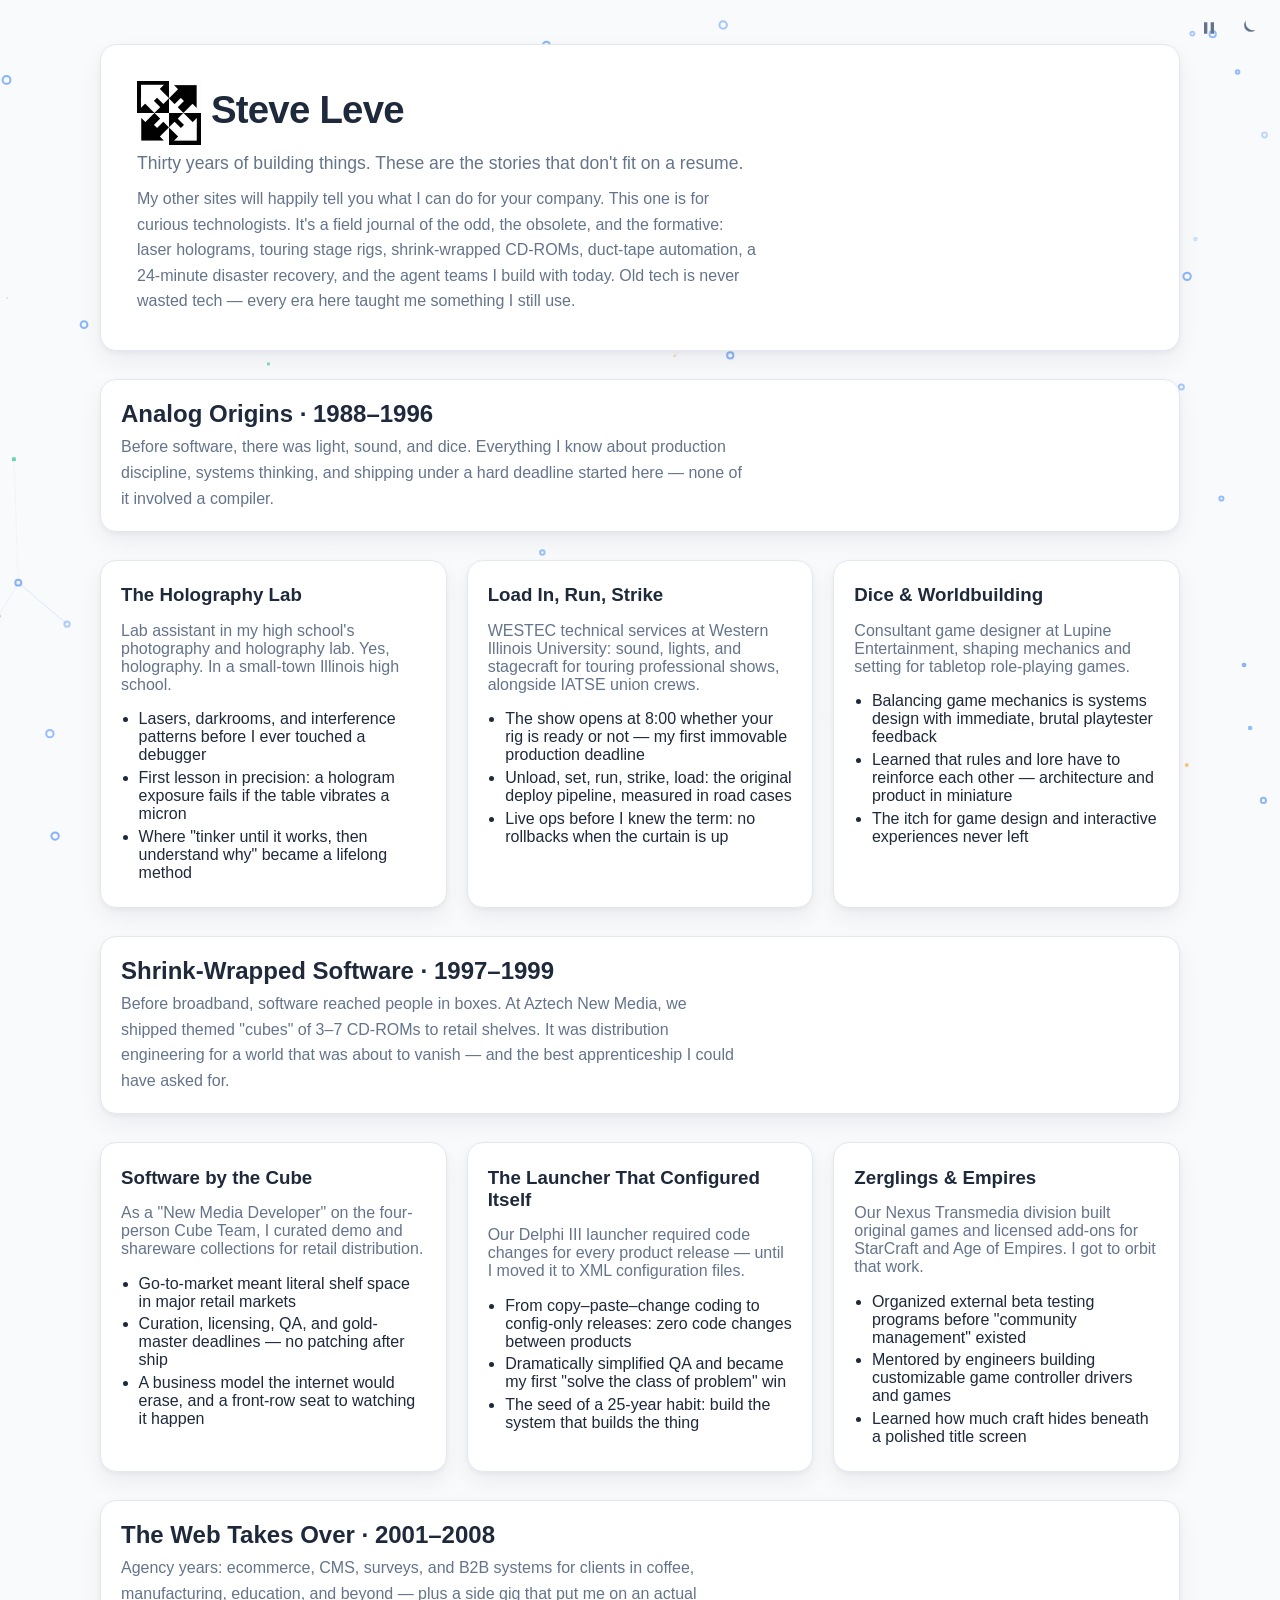
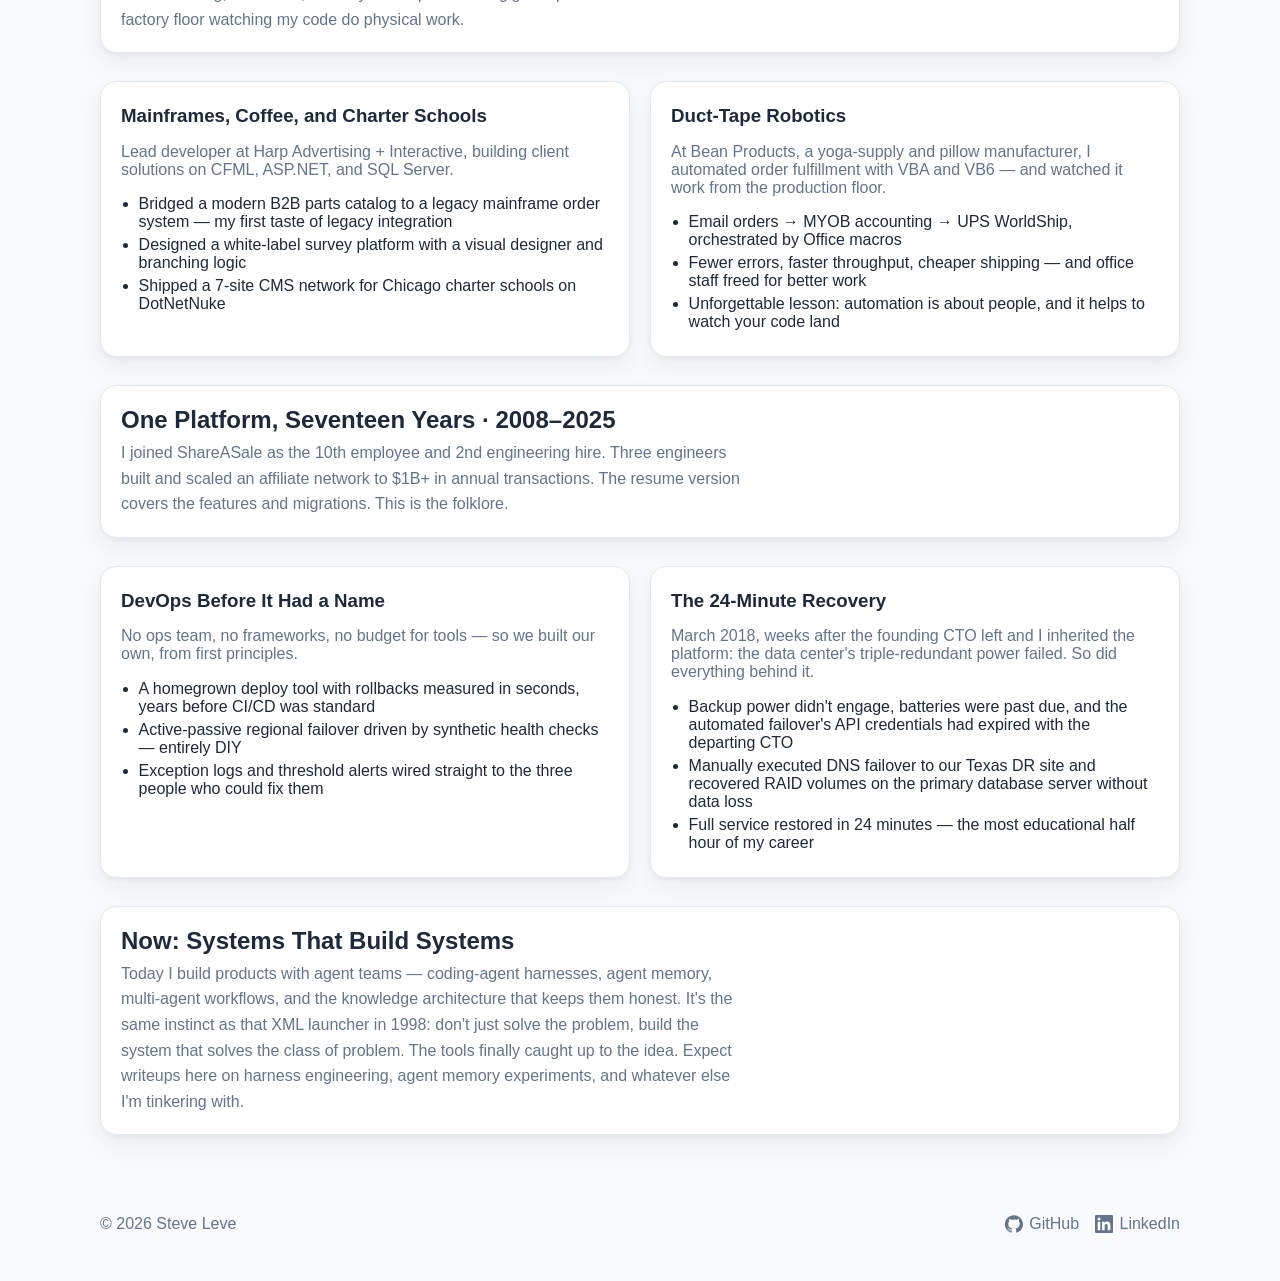
<file: index.html>
<!doctype html>
<html lang="en">
<head>
<meta charset="utf-8" />
<meta name="viewport" content="width=device-width, initial-scale=1" />
<title>Steve Leve</title>
<meta name="description"
    content="Steve Leve — a field journal for curious technologists. Three decades of building things, from a high school holography lab to agent teams that build software." />
<script>
  (function () {
    try {
      var stored = localStorage.getItem('preferred-color-theme');
      var theme = (stored === 'light' || stored === 'dark')
        ? stored
        : (window.matchMedia('(prefers-color-scheme: dark)').matches ? 'dark' : 'light');
      document.documentElement.setAttribute('data-theme', theme);
    } catch (e) {
      document.documentElement.setAttribute(
        'data-theme',
        window.matchMedia('(prefers-color-scheme: dark)').matches ? 'dark' : 'light'
      );
    }
  })();
</script>
<link rel="stylesheet" href="styles.css" />
<link rel="stylesheet" href="hero-canvas.css" />
</head>
<body>
<div class="nav__controls">
    <button class="icon-btn animation-toggle" type="button" aria-label="Pause animation" title="Pause animation"
        data-animation-toggle>
        <svg class="icon icon--pause" data-animation-icon="pause" viewBox="0 0 24 24" aria-hidden="true" width="20" height="20">
            <path fill="currentColor" d="M6 5h4v14H6V5zm8 0h4v14h-4V5z"/>
        </svg>
        <svg class="icon icon--play" data-animation-icon="play" viewBox="0 0 24 24" aria-hidden="true" width="20" height="20" hidden>
            <path fill="currentColor" d="M8 5v14l11-7L8 5z"/>
        </svg>
    </button>
    <button class="icon-btn theme-toggle" type="button" aria-label="Toggle color theme" data-theme-toggle>
        <svg class="icon icon--sun" data-theme-icon="sun" viewBox="0 0 24 24" aria-hidden="true" width="20" height="20">
            <path fill="currentColor" d="M12 18a6 6 0 1 0 0-12 6 6 0 0 0 0 12zm0 4a1 1 0 0 1-1-1v-1a1 1 0 1 1 2 0v1a1 1 0 0 1-1 1zm0-18a1 1 0 0 1-1-1V2a1 1 0 1 1 2 0v1a1 1 0 0 1-1 1zm10 8a1 1 0 0 1-1 1h-1a1 1 0 1 1 0-2h1a1 1 0 0 1 1 1zM4 12a1 1 0 0 1-1 1H2a1 1 0 1 1 0-2h1a1 1 0 0 1 1 1zm14.95 6.95a1 1 0 0 1-1.41 0l-.71-.7a1 1 0 0 1 1.41-1.42l.71.71a1 1 0 0 1 0 1.41zM7.17 7.17a1 1 0 0 1-1.41 0l-.71-.71A1 1 0 0 1 6.46 5l.71.71a1 1 0 0 1 0 1.46zm9.66-2.12.71-.71A1 1 0 1 1 18.95 5.7l-.71.71a1 1 0 0 1-1.41-1.36zM5.76 18.95l.71-.71a1 1 0 0 1 1.41 1.41l-.71.71a1 1 0 1 1-1.41-1.41z"/>
        </svg>
        <svg class="icon icon--moon" data-theme-icon="moon" viewBox="0 0 24 24" aria-hidden="true" width="20" height="20">
            <path fill="currentColor" d="M21 14.3A9 9 0 0 1 9.7 3a7.5 7.5 0 1 0 11.3 11.3z"/>
        </svg>
    </button>
</div>

<main class="container">
    <header class="hero surface">
        <h1 class="hero-title">
            <img src="res/house-icon-64px.png" alt="House icon" class="hero-icon" style="vertical-align: middle;" />
            Steve Leve
        </h1>
        <p class="hero-subtitle">Thirty years of building things. These are the stories that don't fit on a resume.</p>
        <p class="hero-content">
            My other sites will happily tell you what I can do for your company. This one is for
            curious technologists. It's a field journal of the odd, the obsolete, and the formative:
            laser holograms, touring stage rigs, shrink-wrapped CD-ROMs, duct-tape automation, a
            24-minute disaster recovery, and the agent teams I build with today. Old tech is never
            wasted tech &mdash; every era here taught me something I still use.
        </p>
    </header>

    <section class="stripe surface">
        <div>
            <h2>Analog Origins &middot; 1988&ndash;1996</h2>
            <p>
                Before software, there was light, sound, and dice. Everything I know about
                production discipline, systems thinking, and shipping under a hard deadline
                started here &mdash; none of it involved a compiler.
            </p>
        </div>
    </section>

    <section class="grid-2">
        <article class="card surface">
            <h3>The Holography Lab</h3>
            <p class="muted">Lab assistant in my high school's photography and holography lab. Yes, holography. In a small-town Illinois high school.</p>
            <ul>
                <li>Lasers, darkrooms, and interference patterns before I ever touched a debugger</li>
                <li>First lesson in precision: a hologram exposure fails if the table vibrates a micron</li>
                <li>Where "tinker until it works, then understand why" became a lifelong method</li>
            </ul>
        </article>

        <article class="card surface">
            <h3>Load In, Run, Strike</h3>
            <p class="muted">WESTEC technical services at Western Illinois University: sound, lights, and stagecraft for touring professional shows, alongside IATSE union crews.</p>
            <ul>
                <li>The show opens at 8:00 whether your rig is ready or not &mdash; my first immovable production deadline</li>
                <li>Unload, set, run, strike, load: the original deploy pipeline, measured in road cases</li>
                <li>Live ops before I knew the term: no rollbacks when the curtain is up</li>
            </ul>
        </article>

        <article class="card surface">
            <h3>Dice &amp; Worldbuilding</h3>
            <p class="muted">Consultant game designer at Lupine Entertainment, shaping mechanics and setting for tabletop role-playing games.</p>
            <ul>
                <li>Balancing game mechanics is systems design with immediate, brutal playtester feedback</li>
                <li>Learned that rules and lore have to reinforce each other &mdash; architecture and product in miniature</li>
                <li>The itch for game design and interactive experiences never left</li>
            </ul>
        </article>
    </section>

    <section class="stripe surface">
        <div>
            <h2>Shrink-Wrapped Software &middot; 1997&ndash;1999</h2>
            <p>
                Before broadband, software reached people in boxes. At Aztech New Media, we shipped
                themed "cubes" of 3&ndash;7 CD-ROMs to retail shelves. It was distribution engineering
                for a world that was about to vanish &mdash; and the best apprenticeship I could have asked for.
            </p>
        </div>
    </section>

    <section class="grid-2">
        <article class="card surface">
            <h3>Software by the Cube</h3>
            <p class="muted">As a "New Media Developer" on the four-person Cube Team, I curated demo and shareware collections for retail distribution.</p>
            <ul>
                <li>Go-to-market meant literal shelf space in major retail markets</li>
                <li>Curation, licensing, QA, and gold-master deadlines &mdash; no patching after ship</li>
                <li>A business model the internet would erase, and a front-row seat to watching it happen</li>
            </ul>
        </article>

        <article class="card surface">
            <h3>The Launcher That Configured Itself</h3>
            <p class="muted">Our Delphi III launcher required code changes for every product release &mdash; until I moved it to XML configuration files.</p>
            <ul>
                <li>From copy&ndash;paste&ndash;change coding to config-only releases: zero code changes between products</li>
                <li>Dramatically simplified QA and became my first "solve the class of problem" win</li>
                <li>The seed of a 25-year habit: build the system that builds the thing</li>
            </ul>
        </article>

        <article class="card surface">
            <h3>Zerglings &amp; Empires</h3>
            <p class="muted">Our Nexus Transmedia division built original games and licensed add-ons for StarCraft and Age of Empires. I got to orbit that work.</p>
            <ul>
                <li>Organized external beta testing programs before "community management" existed</li>
                <li>Mentored by engineers building customizable game controller drivers and games</li>
                <li>Learned how much craft hides beneath a polished title screen</li>
            </ul>
        </article>
    </section>

    <section class="stripe surface">
        <div>
            <h2>The Web Takes Over &middot; 2001&ndash;2008</h2>
            <p>
                Agency years: ecommerce, CMS, surveys, and B2B systems for clients in coffee,
                manufacturing, education, and beyond &mdash; plus a side gig that put me on an
                actual factory floor watching my code do physical work.
            </p>
        </div>
    </section>

    <section class="grid-2">
        <article class="card surface">
            <h3>Mainframes, Coffee, and Charter Schools</h3>
            <p class="muted">Lead developer at Harp Advertising + Interactive, building client solutions on CFML, ASP.NET, and SQL Server.</p>
            <ul>
                <li>Bridged a modern B2B parts catalog to a legacy mainframe order system &mdash; my first taste of legacy integration</li>
                <li>Designed a white-label survey platform with a visual designer and branching logic</li>
                <li>Shipped a 7-site CMS network for Chicago charter schools on DotNetNuke</li>
            </ul>
        </article>

        <article class="card surface">
            <h3>Duct-Tape Robotics</h3>
            <p class="muted">At Bean Products, a yoga-supply and pillow manufacturer, I automated order fulfillment with VBA and VB6 &mdash; and watched it work from the production floor.</p>
            <ul>
                <li>Email orders &rarr; MYOB accounting &rarr; UPS WorldShip, orchestrated by Office macros</li>
                <li>Fewer errors, faster throughput, cheaper shipping &mdash; and office staff freed for better work</li>
                <li>Unforgettable lesson: automation is about people, and it helps to watch your code land</li>
            </ul>
        </article>
    </section>

    <section class="stripe surface">
        <div>
            <h2>One Platform, Seventeen Years &middot; 2008&ndash;2025</h2>
            <p>
                I joined ShareASale as the 10th employee and 2nd engineering hire. Three engineers
                built and scaled an affiliate network to $1B+ in annual transactions. The resume
                version covers the features and migrations. This is the folklore.
            </p>
        </div>
    </section>

    <section class="grid-2">
        <article class="card surface">
            <h3>DevOps Before It Had a Name</h3>
            <p class="muted">No ops team, no frameworks, no budget for tools &mdash; so we built our own, from first principles.</p>
            <ul>
                <li>A homegrown deploy tool with rollbacks measured in seconds, years before CI/CD was standard</li>
                <li>Active-passive regional failover driven by synthetic health checks &mdash; entirely DIY</li>
                <li>Exception logs and threshold alerts wired straight to the three people who could fix them</li>
            </ul>
        </article>

        <article class="card surface">
            <h3>The 24-Minute Recovery</h3>
            <p class="muted">March 2018, weeks after the founding CTO left and I inherited the platform: the data center's triple-redundant power failed. So did everything behind it.</p>
            <ul>
                <li>Backup power didn't engage, batteries were past due, and the automated failover's API credentials had expired with the departing CTO</li>
                <li>Manually executed DNS failover to our Texas DR site and recovered RAID volumes on the primary database server without data loss</li>
                <li>Full service restored in 24 minutes &mdash; the most educational half hour of my career</li>
            </ul>
        </article>
    </section>

    <section class="stripe surface">
        <div>
            <h2>Now: Systems That Build Systems</h2>
            <p>
                Today I build products with agent teams &mdash; coding-agent harnesses, agent memory,
                multi-agent workflows, and the knowledge architecture that keeps them honest. It's the
                same instinct as that XML launcher in 1998: don't just solve the problem, build the
                system that solves the class of problem. The tools finally caught up to the idea.
                Expect writeups here on harness engineering, agent memory experiments, and whatever
                else I'm tinkering with.
            </p>
        </div>
    </section>
</main>

<footer class="footer">
    <span>© <span id="y"></span> Steve Leve</span>
    <span class="spacer"></span>
    <a href="https://github.com/SteveLeve" target="_blank" rel="noopener noreferrer" class="footer__link">
        <svg class="icon icon--github" viewBox="0 0 24 24" aria-hidden="true" width="18" height="18">
            <path fill="currentColor" d="M12 .3a12 12 0 0 0-3.8 23.4c.6.1.8-.3.8-.6v-2.2c-3.3.7-4-1.4-4-1.4-.5-1.4-1.3-1.8-1.3-1.8-1.1-.7.1-.7.1-.7 1.2.1 1.8 1.2 1.8 1.2 1.1 1.8 2.8 1.3 3.5 1 .1-.8.4-1.3.8-1.6-2.7-.3-5.5-1.3-5.5-6a4.6 4.6 0 0 1 1.2-3.2 4.3 4.3 0 0 1 .1-3.2s1-.3 3.3 1.2a11.5 11.5 0 0 1 6 0c2.3-1.5 3.3-1.2 3.3-1.2a4.3 4.3 0 0 1 .1 3.2 4.6 4.6 0 0 1 1.2 3.2c0 4.7-2.8 5.7-5.5 6 .4.4.8 1.1.8 2.2v3.3c0 .3.2.7.8.6A12 12 0 0 0 12 .3z"/>
        </svg>
        GitHub
    </a>
    <a href="https://www.linkedin.com/in/steve-leve" target="_blank" rel="noopener noreferrer" class="footer__link">
        <svg class="icon icon--linkedin" viewBox="0 0 24 24" aria-hidden="true" width="18" height="18">
            <path fill="currentColor" d="M20.45 20.45h-3.55v-5.57c0-1.33-.02-3.04-1.85-3.04-1.85 0-2.14 1.45-2.14 2.94v5.67H9.35V9h3.41v1.56h.05c.48-.9 1.64-1.85 3.37-1.85 3.6 0 4.27 2.37 4.27 5.46v6.28zM5.34 7.43a2.06 2.06 0 1 1 0-4.12 2.06 2.06 0 0 1 0 4.12zM7.12 20.45H3.56V9h3.56v11.45zM22.23 0H1.77C.79 0 0 .77 0 1.73v20.54C0 23.23.79 24 1.77 24h20.46c.98 0 1.77-.77 1.77-1.73V1.73C24 .77 23.21 0 22.23 0z"/>
        </svg>
        LinkedIn
    </a>
</footer>

<script src="site.js" defer></script>
<script src="hero-canvas.js" defer></script>
</body>
</html>
</file>
<file: styles.css>
:root {
    --brand: #2563eb;
    --brand-ink: #1e3a8a;
    --ink: #1e293b;
    --muted: #64748b;
    --surface: #ffffff;
    --bg: #f8fafc;
    --border: #e2e8f0;
    --control-hover: rgba(37, 99, 235, 0.1);
    --radius: 16px;
    --gap: 1.25rem;
    --shadow: 0 10px 24px rgba(15, 23, 42, 0.06), 0 2px 6px rgba(15, 23, 42, 0.05);
    color-scheme: light;
}

[data-theme="dark"] {
    --brand: #60a5fa;
    --brand-ink: #bfdbfe;
    --ink: #e2e8f0;
    --muted: #94a3b8;
    --surface: #0f172a;
    --bg: #020617;
    --border: #1e293b;
    --control-hover: rgba(96, 165, 250, 0.15);
    --shadow: 0 10px 24px rgba(0, 0, 0, 0.35), 0 2px 6px rgba(0, 0, 0, 0.25);
    color-scheme: dark;
}

* {
    box-sizing: border-box;
}

html,
body {
    margin: 0;
    padding: 0;
    font-family: "Segoe UI", "Helvetica Neue", Arial, sans-serif;
    color: var(--ink);
    background: var(--bg);
}

a {
    color: var(--brand);
    text-decoration: none;
}

a:hover {
    text-decoration: underline;
}

.nav__controls {
    position: fixed;
    top: 0;
    right: 0;
    z-index: 5;
    display: flex;
    justify-content: flex-end;
    gap: 0.35rem;
    padding: 0.75rem 1rem 0;
    pointer-events: none;
}

.nav__controls .icon-btn {
    pointer-events: auto;
}

.container {
    max-width: 1120px;
    margin: 0 auto;
    padding: 1.25rem;
}

main,
.footer {
    position: relative;
    z-index: 1;
}

.surface {
    background: var(--surface);
    border: 1px solid var(--border);
    border-radius: var(--radius);
    box-shadow: var(--shadow);
}

.hero {
    margin: 1.5rem 0 1.75rem;
    padding: 2.25rem;
}

.hero-title {
    margin: 0 0 0.5rem;
    letter-spacing: -0.02em;
    font-size: clamp(1.6rem, 2.5vw + 1rem, 2.4rem);
}

.hero-subtitle {
    color: var(--muted);
    margin: 0.25rem 0 0.75rem;
    max-width: 70ch;
    font-size: 1.1rem;
    font-weight: 500;
}

.hero-content {
    color: var(--muted);
    margin: 0;
    max-width: 70ch;
    line-height: 1.6;
}

.card {
    padding: 1.25rem;
    display: flex;
    flex-direction: column;
    gap: 0.75rem;
}

.card h3 {
    margin: 0.2rem 0;
}

.card .muted {
    color: var(--muted);
    margin: 0;
}

.card ul {
    margin: 0;
    padding-left: 1.1rem;
}

.card li {
    margin: 0.3rem 0;
}

.stripe {
    margin: 1.75rem 0;
    padding: 1.25rem;
}

.stripe h2 {
    margin: 0 0 0.4rem;
}

.stripe p {
    color: var(--muted);
    margin: 0;
    max-width: 70ch;
    line-height: 1.6;
}

.grid-2 {
    display: grid;
    gap: var(--gap);
    grid-template-columns: repeat(auto-fit, minmax(280px, 1fr));
    margin: 1.5rem 0;
}

.footer {
    max-width: 1120px;
    margin: 2rem auto 3rem;
    padding: 0 1.25rem;
    display: flex;
    align-items: center;
    gap: 1rem;
    color: var(--muted);
    flex-wrap: wrap;
}

.footer .spacer {
    flex: 1;
}

.footer__link {
    display: inline-flex;
    align-items: center;
    gap: 0.4rem;
    color: var(--muted);
    transition: color 0.2s ease;
}

.footer__link:hover {
    color: var(--brand);
    text-decoration: none;
}

.icon-btn {
    border: 0;
    background: none;
    color: var(--muted);
    cursor: pointer;
    padding: 0.4rem;
    border-radius: 999px;
    display: inline-flex;
    align-items: center;
    justify-content: center;
    transition: background-color 0.2s ease, color 0.2s ease;
}

.icon-btn:hover {
    background: var(--control-hover);
    color: var(--brand);
}

.icon {
    display: block;
    flex-shrink: 0;
}

.icon[hidden] {
    display: none;
}

/* Theme toggle: show moon in light mode, sun in dark mode */
[data-theme="light"] .theme-toggle [data-theme-icon="sun"],
[data-theme="dark"] .theme-toggle [data-theme-icon="moon"] {
    display: none;
}

[data-theme="light"] .theme-toggle [data-theme-icon="moon"],
[data-theme="dark"] .theme-toggle [data-theme-icon="sun"] {
    display: block;
}

body,
.surface,
.stripe,
.footer,
.card {
    transition: background-color 0.3s ease, color 0.3s ease, border-color 0.3s ease;
}
</file>
<file: hero-canvas.css>
#heroCanvas {
    position: fixed;
    inset: 0;
    width: 100vw;
    height: 100vh;
    z-index: 0;
    pointer-events: none;
}
</file>
